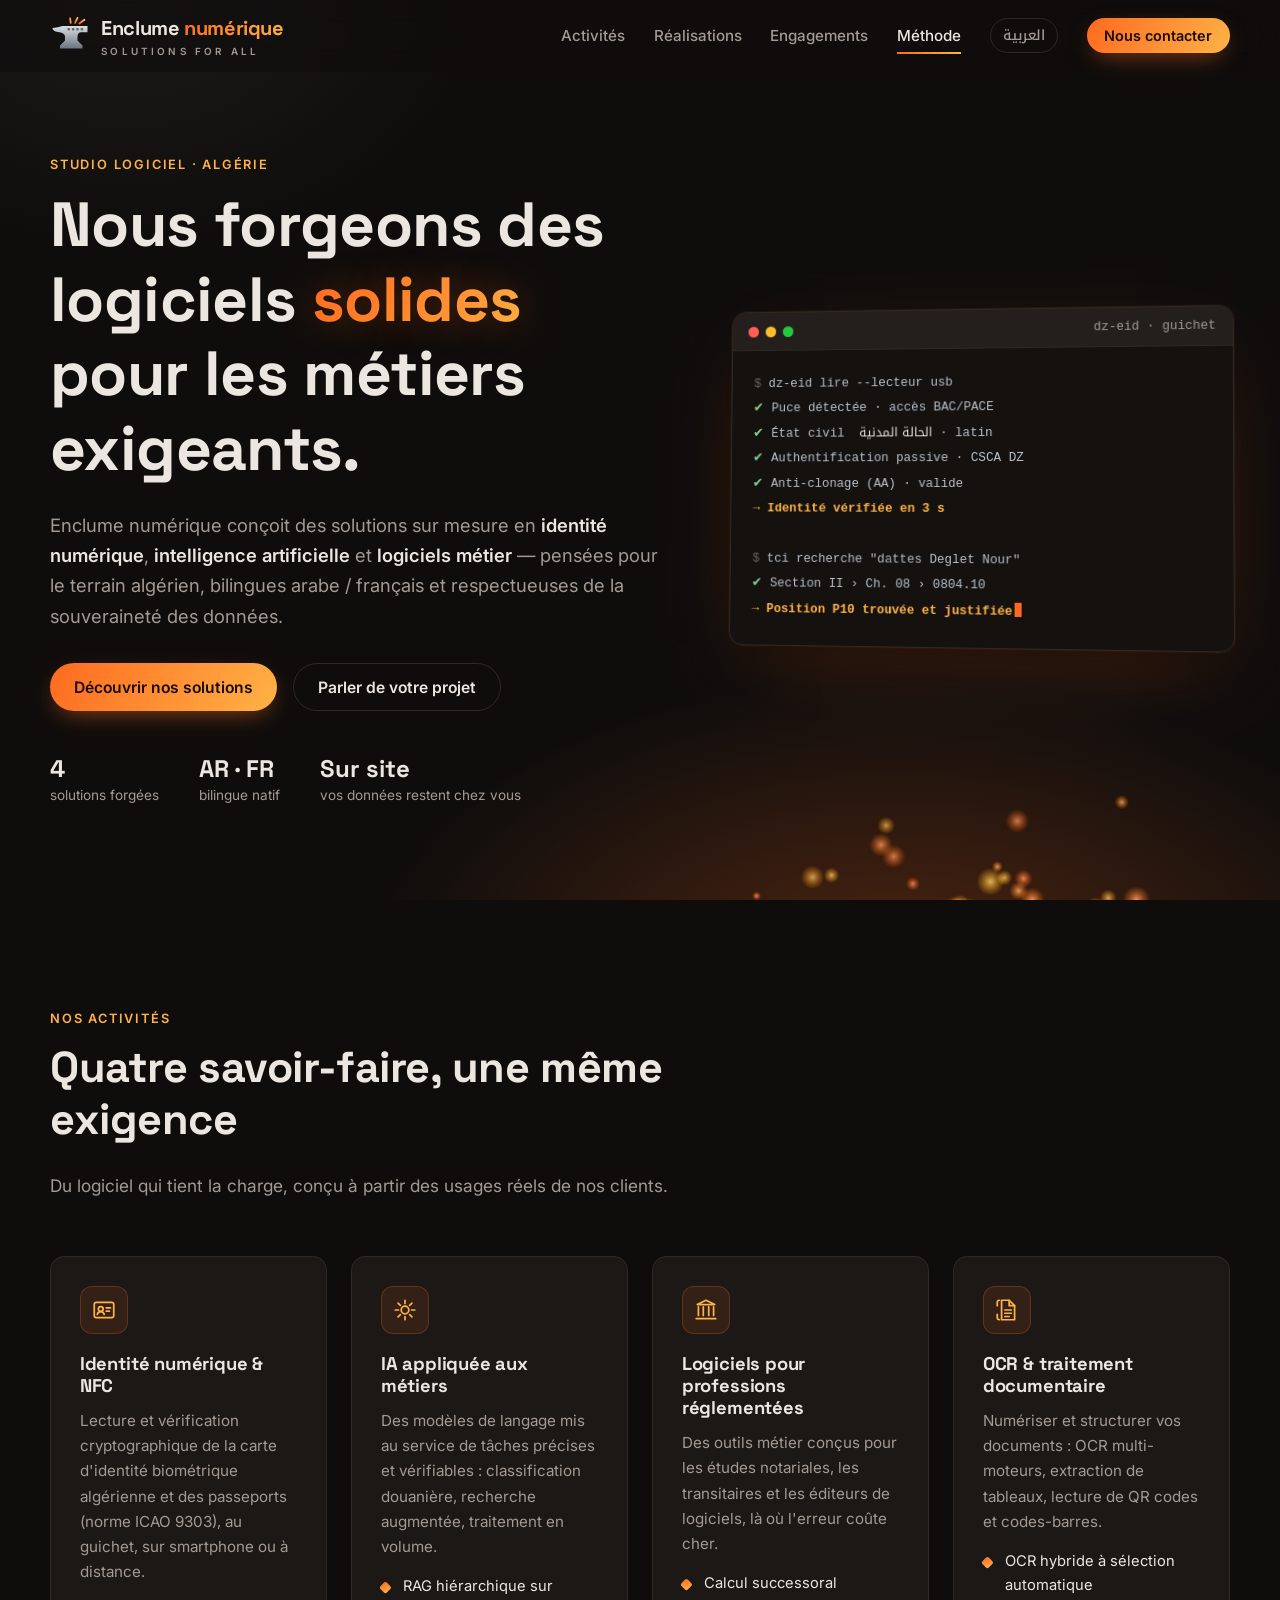
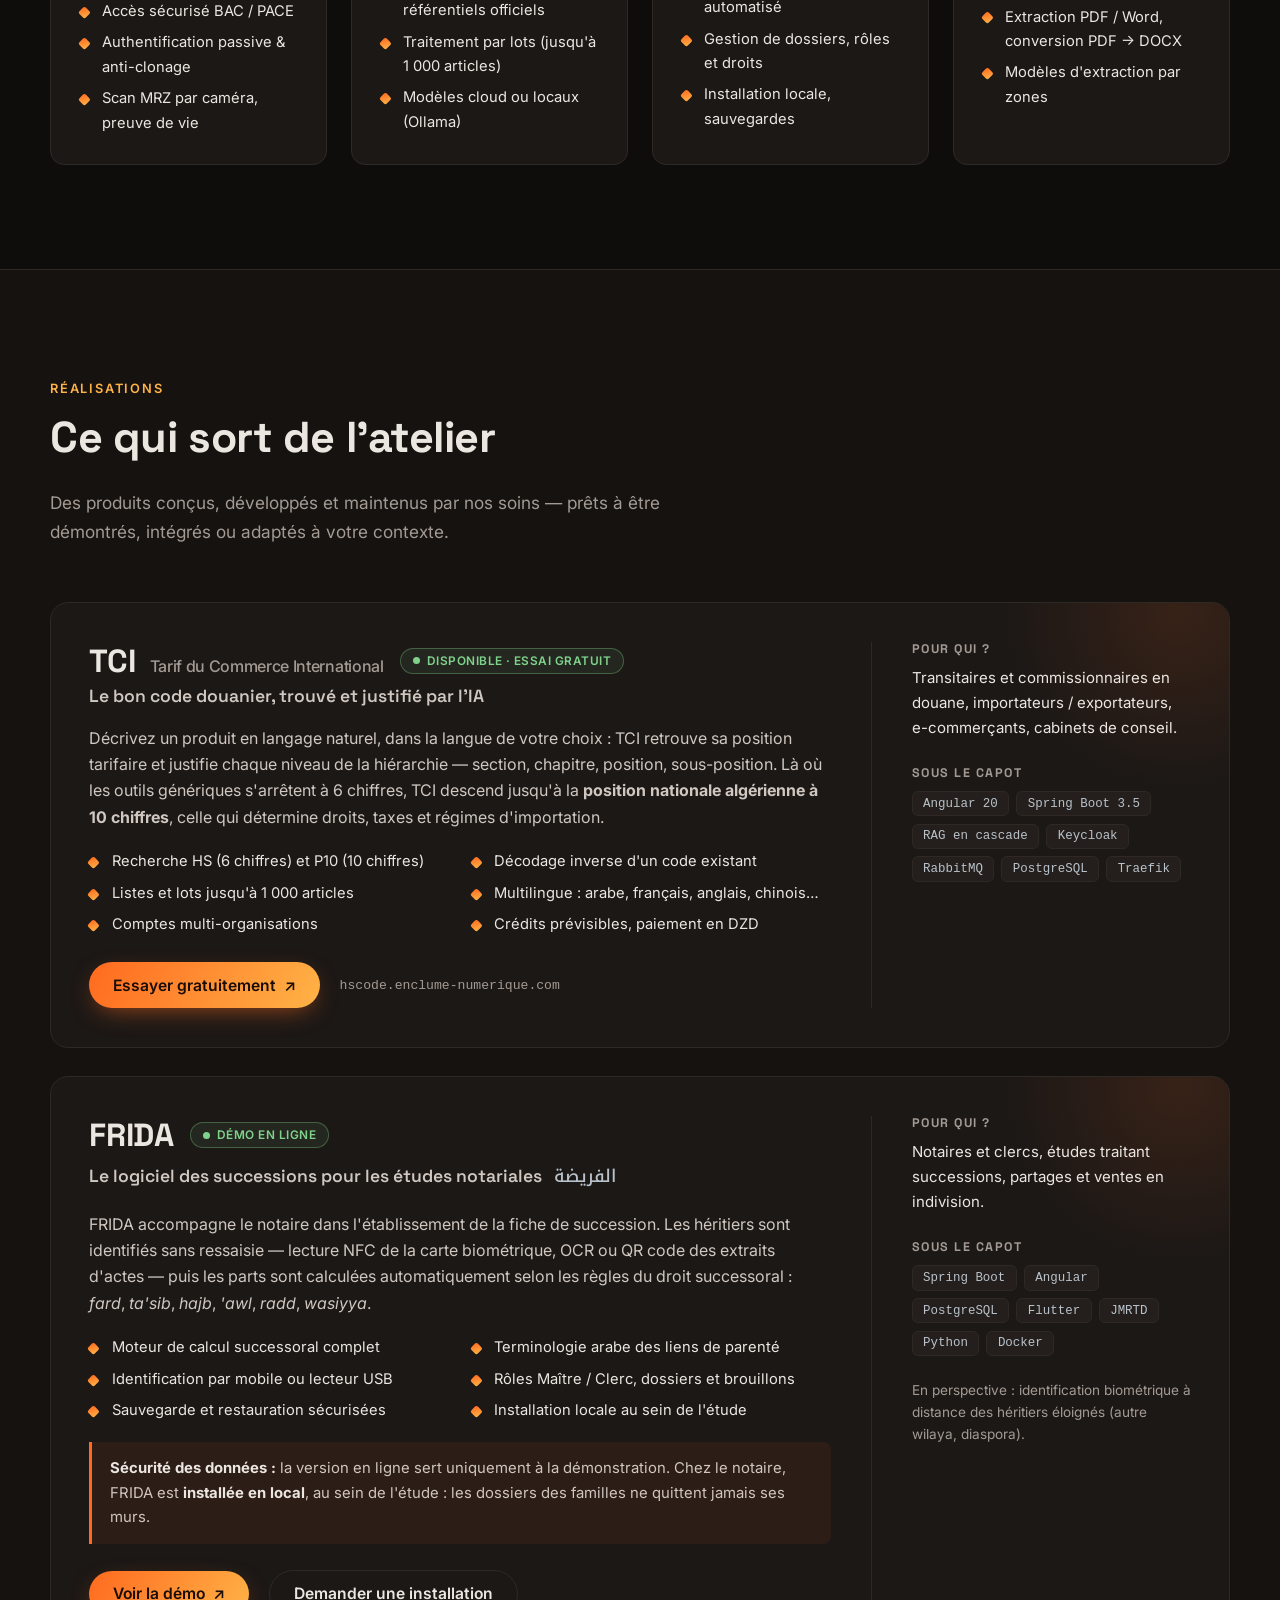
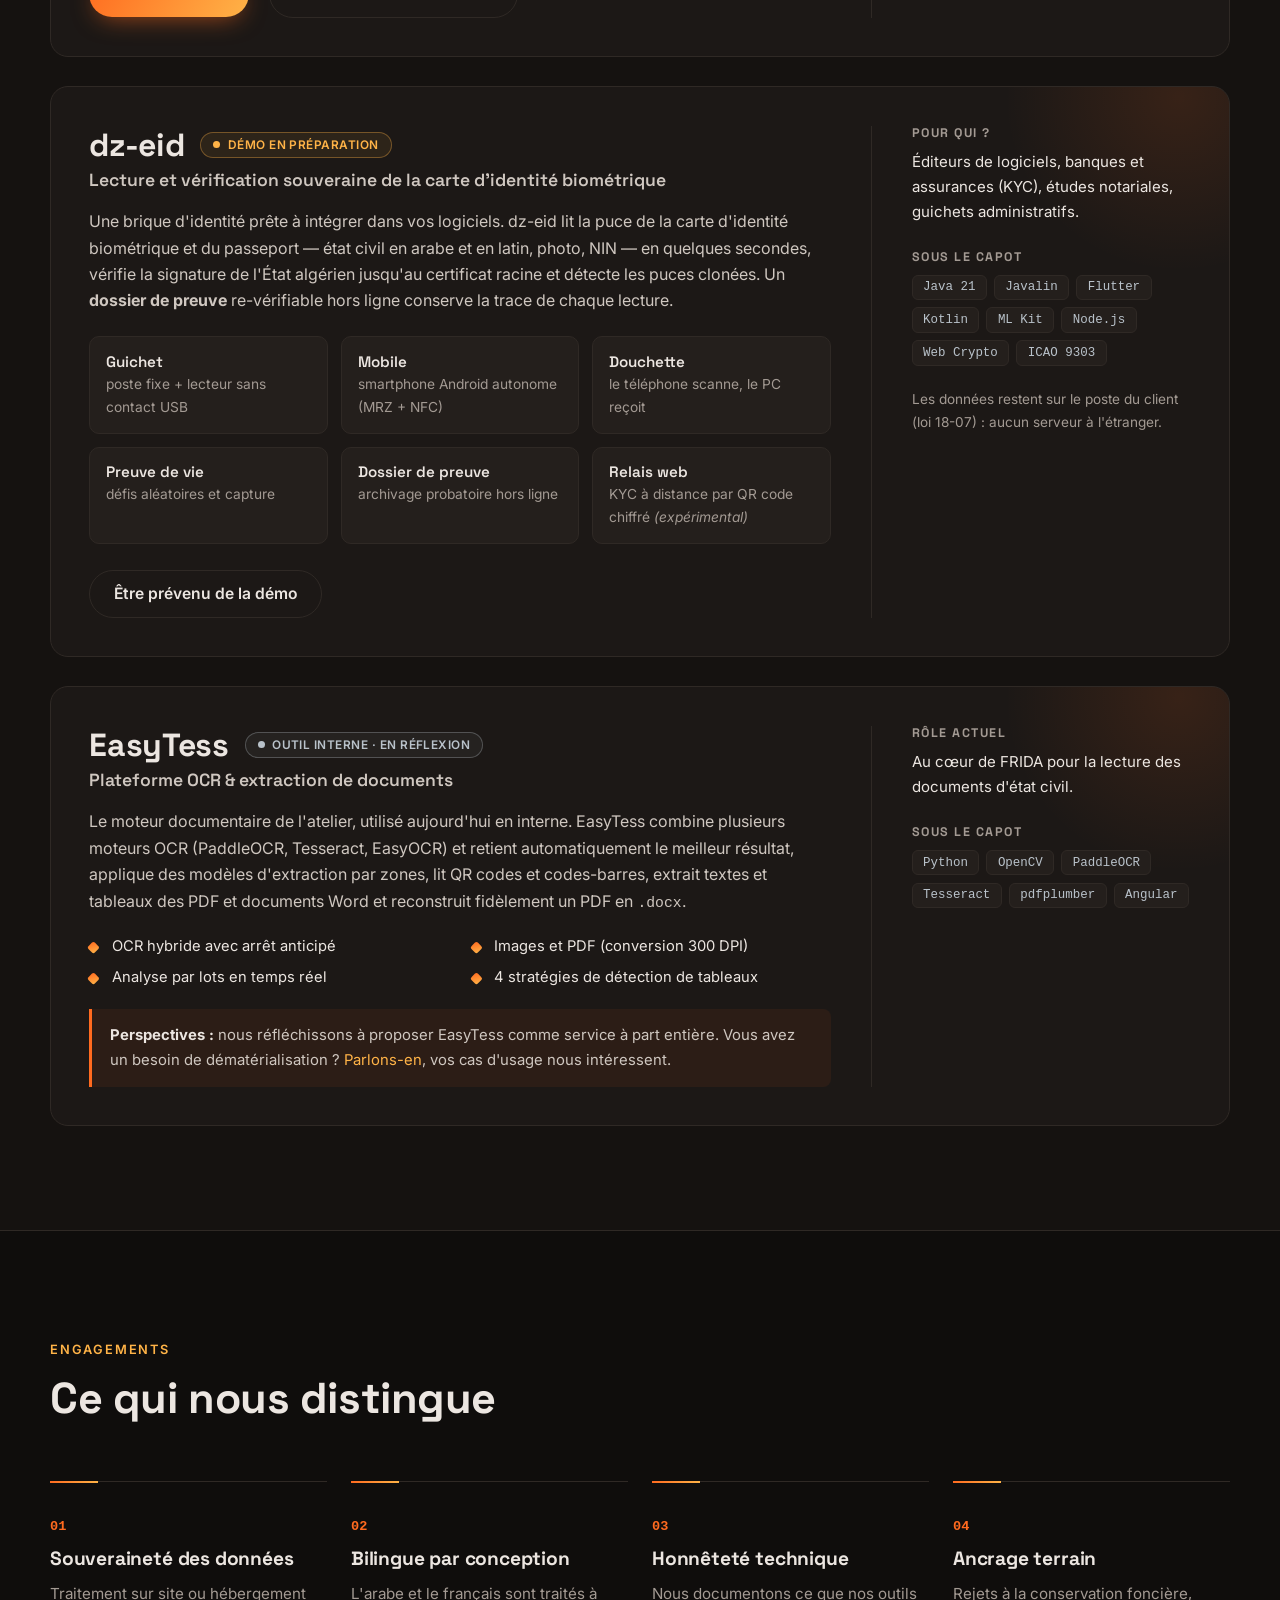
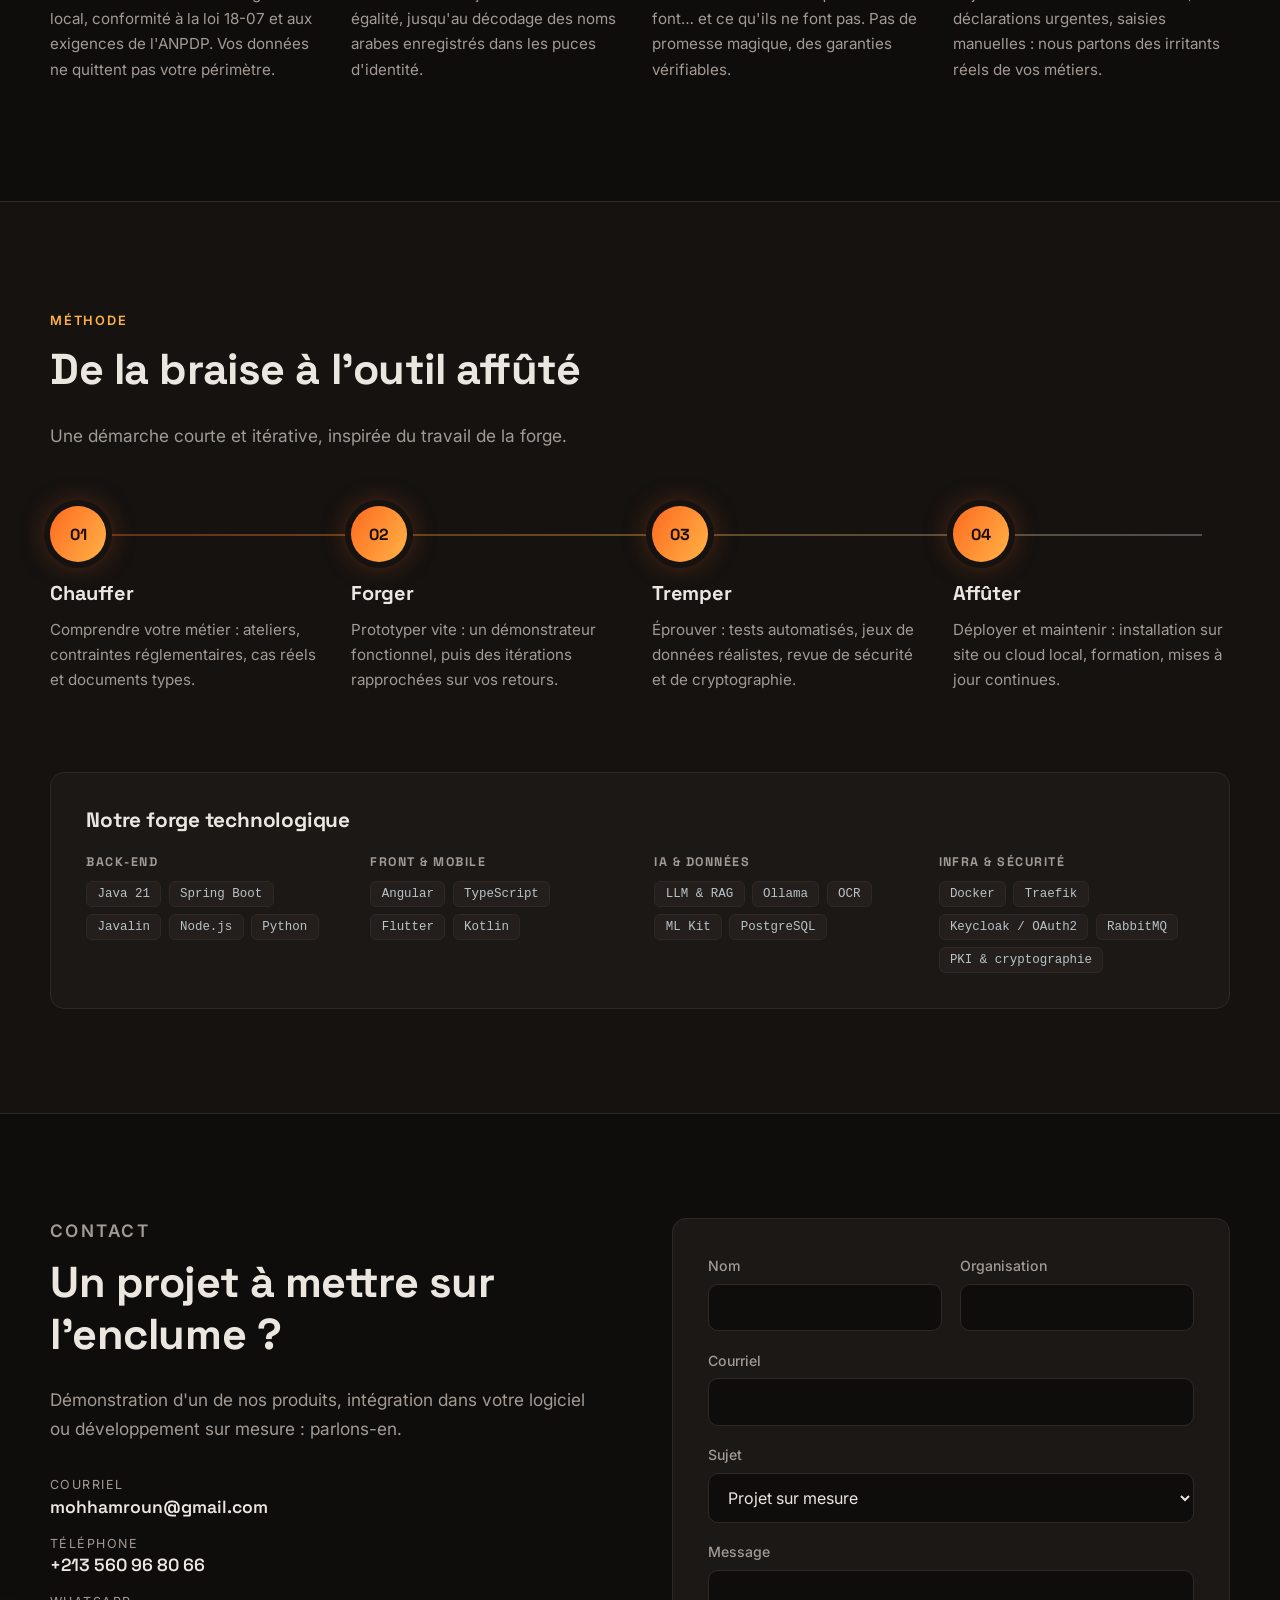
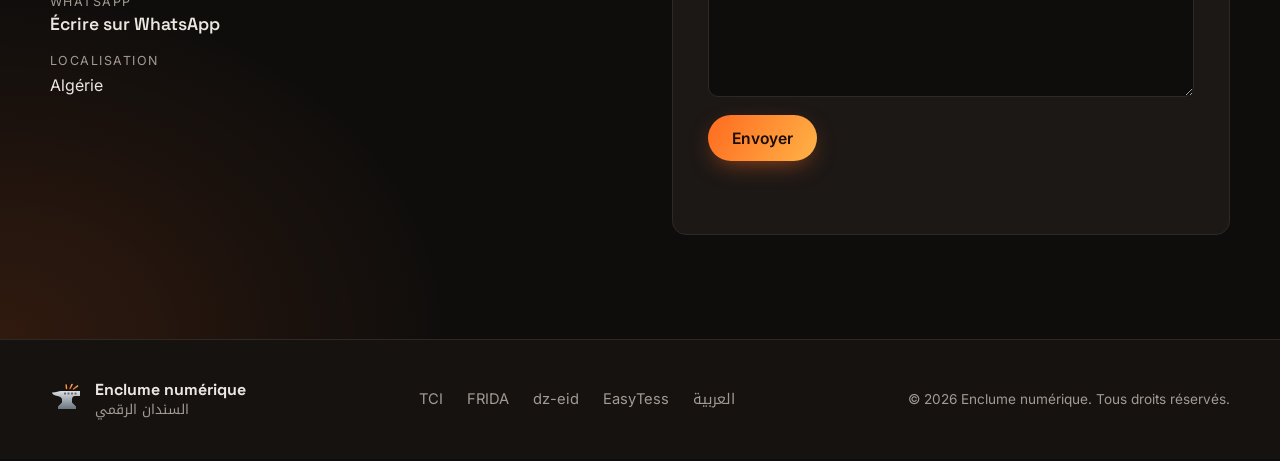
<file: public/index.html>
<!DOCTYPE html>
<html lang="fr" class="no-js">
<head>
  <meta charset="UTF-8">
  <meta name="viewport" content="width=device-width, initial-scale=1.0">
  <title>Enclume numérique — Logiciels forgés pour les métiers exigeants</title>
  <meta name="description" content="Enclume numérique conçoit des logiciels sur mesure : identité numérique et NFC (CNIBE, passeports), intelligence artificielle métier, logiciels pour notaires et transitaires, OCR. Bilingue arabe/français, données souveraines.">
  <meta name="theme-color" content="#0f0d0c">
  <meta property="og:title" content="Enclume numérique">
  <meta property="og:description" content="Nous forgeons des logiciels solides pour les métiers exigeants : identité numérique, IA métier, logiciels notariaux et douaniers.">
  <meta property="og:type" content="website">
  <meta property="og:url" content="https://accueil.enclume-numerique.com/">
  <link rel="canonical" href="https://accueil.enclume-numerique.com/">
  <link rel="alternate" hreflang="fr" href="https://accueil.enclume-numerique.com/">
  <link rel="alternate" hreflang="ar" href="https://accueil.enclume-numerique.com/ar/">
  <link rel="alternate" hreflang="x-default" href="https://accueil.enclume-numerique.com/">
  <link rel="icon" href="assets/logo.svg" type="image/svg+xml">
  <link rel="preconnect" href="https://fonts.googleapis.com">
  <link rel="preconnect" href="https://fonts.gstatic.com" crossorigin>
  <link href="https://fonts.googleapis.com/css2?family=Inter:wght@400;500;600&family=Space+Grotesk:wght@500;600;700&family=Noto+Kufi+Arabic:wght@500&display=swap" rel="stylesheet">
  <link rel="stylesheet" href="css/style.css">
</head>
<body>
  <a class="skip-link" href="#contenu">Aller au contenu</a>

  <!-- ===================== EN-TÊTE ===================== -->
  <header class="site-header" id="haut">
    <div class="container header-inner">
      <a href="#haut" class="brand" aria-label="Enclume numérique — accueil">
        <img src="assets/logo.svg" alt="" width="40" height="40">
        <span class="brand-text">
          <span class="brand-name">Enclume<span class="brand-accent">numérique</span></span>
          <span class="brand-motto">Solutions for all</span>
        </span>
      </a>
      <button class="nav-toggle" aria-expanded="false" aria-controls="nav-principale" aria-label="Ouvrir le menu">
        <span></span><span></span><span></span>
      </button>
      <nav id="nav-principale" class="site-nav" aria-label="Navigation principale">
        <a href="#activites">Activités</a>
        <a href="#realisations">Réalisations</a>
        <a href="#engagements">Engagements</a>
        <a href="#methode">Méthode</a>
        <a href="ar/index.html" class="lang-switch" lang="ar" hreflang="ar">العربية</a>
        <a href="#contact" class="btn btn-small">Nous contacter</a>
      </nav>
    </div>
  </header>

  <main id="contenu">
    <!-- ===================== HERO ===================== -->
    <section class="hero">
      <canvas class="sparks" aria-hidden="true"></canvas>
      <div class="container hero-inner">
        <div class="hero-text">
          <p class="eyebrow">Studio logiciel · Algérie</p>
          <h1>Nous forgeons des logiciels <span class="glow">solides</span> pour les métiers exigeants.</h1>
          <p class="lead">
            Enclume numérique conçoit des solutions sur mesure en <strong>identité numérique</strong>,
            <strong>intelligence artificielle</strong> et <strong>logiciels métier</strong> — pensées pour le terrain algérien,
            bilingues arabe&nbsp;/&nbsp;français et respectueuses de la souveraineté des données.
          </p>
          <div class="hero-cta">
            <a href="#realisations" class="btn">Découvrir nos solutions</a>
            <a href="#contact" class="btn btn-ghost">Parler de votre projet</a>
          </div>
          <ul class="hero-facts">
            <li><strong>4</strong><span>solutions forgées</span></li>
            <li><strong>AR · FR</strong><span>bilingue natif</span></li>
            <li><strong>Sur site</strong><span>vos données restent chez vous</span></li>
          </ul>
        </div>

        <div class="hero-visual" aria-hidden="true">
          <div class="terminal">
            <div class="terminal-bar"><i></i><i></i><i></i><span>dz-eid · guichet</span></div>
            <pre class="terminal-body"><code><span class="t-dim">$</span> dz-eid lire --lecteur usb
<span class="t-ok">✔</span> Puce détectée · accès BAC/PACE
<span class="t-ok">✔</span> État civil  <span class="t-ar">الحالة المدنية</span> · latin
<span class="t-ok">✔</span> Authentification passive · CSCA DZ
<span class="t-ok">✔</span> Anti-clonage (AA) · valide
<span class="t-ember">→ Identité vérifiée en 3 s</span>

<span class="t-dim">$</span> tci recherche "dattes Deglet Nour"
<span class="t-ok">✔</span> Section II › Ch. 08 › 0804.10
<span class="t-ember">→ Position P10 trouvée et justifiée</span><span class="caret"></span></code></pre>
          </div>
        </div>
      </div>
    </section>

    <!-- ===================== ACTIVITÉS ===================== -->
    <section class="section" id="activites">
      <div class="container">
        <header class="section-head reveal">
          <p class="eyebrow">Nos activités</p>
          <h2>Quatre savoir-faire, une même exigence</h2>
          <p>Du logiciel qui tient la charge, conçu à partir des usages réels de nos clients.</p>
        </header>

        <div class="grid grid-4">
          <article class="card activity reveal">
            <div class="icon" aria-hidden="true">
              <svg viewBox="0 0 24 24"><rect x="3" y="5" width="18" height="14" rx="2"/><circle cx="9" cy="11" r="2.2"/><path d="M5.8 16c.6-1.6 1.8-2.4 3.2-2.4s2.6.8 3.2 2.4M14 10h4M14 13h3"/></svg>
            </div>
            <h3>Identité numérique &amp; NFC</h3>
            <p>Lecture et vérification cryptographique de la carte d'identité biométrique algérienne et des passeports (norme ICAO&nbsp;9303), au guichet, sur smartphone ou à distance.</p>
            <ul class="ticks">
              <li>Accès sécurisé BAC / PACE</li>
              <li>Authentification passive &amp; anti-clonage</li>
              <li>Scan MRZ par caméra, preuve de vie</li>
            </ul>
          </article>

          <article class="card activity reveal">
            <div class="icon" aria-hidden="true">
              <svg viewBox="0 0 24 24"><path d="M12 3v3M12 18v3M3 12h3M18 12h3M5.6 5.6l2.1 2.1M16.3 16.3l2.1 2.1M5.6 18.4l2.1-2.1M16.3 7.7l2.1-2.1"/><circle cx="12" cy="12" r="3.5"/></svg>
            </div>
            <h3>IA appliquée aux métiers</h3>
            <p>Des modèles de langage mis au service de tâches précises et vérifiables : classification douanière, recherche augmentée, traitement en volume.</p>
            <ul class="ticks">
              <li>RAG hiérarchique sur référentiels officiels</li>
              <li>Traitement par lots (jusqu'à 1&nbsp;000 articles)</li>
              <li>Modèles cloud ou locaux (Ollama)</li>
            </ul>
          </article>

          <article class="card activity reveal">
            <div class="icon" aria-hidden="true">
              <svg viewBox="0 0 24 24"><path d="M12 3l8 4H4l8-4zM5 9v8M9.5 9v8M14.5 9v8M19 9v8M3 20h18"/></svg>
            </div>
            <h3>Logiciels pour professions réglementées</h3>
            <p>Des outils métier conçus pour les études notariales, les transitaires et les éditeurs de logiciels, là où l'erreur coûte cher.</p>
            <ul class="ticks">
              <li>Calcul successoral automatisé</li>
              <li>Gestion de dossiers, rôles et droits</li>
              <li>Installation locale, sauvegardes</li>
            </ul>
          </article>

          <article class="card activity reveal">
            <div class="icon" aria-hidden="true">
              <svg viewBox="0 0 24 24"><path d="M7 3h7l5 5v13H7z"/><path d="M14 3v5h5M10 12h6M10 15h6M10 18h4"/><path d="M3 8V5a2 2 0 0 1 2-2M3 16v3a2 2 0 0 0 2 2"/></svg>
            </div>
            <h3>OCR &amp; traitement documentaire</h3>
            <p>Numériser et structurer vos documents : OCR multi-moteurs, extraction de tableaux, lecture de QR codes et codes-barres.</p>
            <ul class="ticks">
              <li>OCR hybride à sélection automatique</li>
              <li>Extraction PDF / Word, conversion PDF → DOCX</li>
              <li>Modèles d'extraction par zones</li>
            </ul>
          </article>
        </div>
      </div>
    </section>

    <!-- ===================== RÉALISATIONS ===================== -->
    <section class="section section-alt" id="realisations">
      <div class="container">
        <header class="section-head reveal">
          <p class="eyebrow">Réalisations</p>
          <h2>Ce qui sort de l'atelier</h2>
          <p>Des produits conçus, développés et maintenus par nos soins — prêts à être démontrés, intégrés ou adaptés à votre contexte.</p>
        </header>

        <!-- TCI -->
        <article class="product reveal" id="tci">
          <div class="product-main">
            <div class="product-head">
              <h3>TCI <small>Tarif du Commerce International</small></h3>
              <span class="badge badge-live">Disponible · essai gratuit</span>
            </div>
            <p class="product-tagline">Le bon code douanier, trouvé et justifié par l'IA</p>
            <p>
              Décrivez un produit en langage naturel, dans la langue de votre choix&nbsp;: TCI retrouve sa position tarifaire et
              justifie chaque niveau de la hiérarchie — section, chapitre, position, sous-position. Là où les outils génériques
              s'arrêtent à 6 chiffres, TCI descend jusqu'à la <strong>position nationale algérienne à 10&nbsp;chiffres</strong>,
              celle qui détermine droits, taxes et régimes d'importation.
            </p>
            <ul class="ticks ticks-2col">
              <li>Recherche HS (6 chiffres) et P10 (10 chiffres)</li>
              <li>Décodage inverse d'un code existant</li>
              <li>Listes et lots jusqu'à 1&nbsp;000 articles</li>
              <li>Multilingue&nbsp;: arabe, français, anglais, chinois…</li>
              <li>Comptes multi-organisations</li>
              <li>Crédits prévisibles, paiement en DZD</li>
            </ul>
            <div class="product-cta">
              <a href="https://hscode.enclume-numerique.com/" class="btn" target="_blank" rel="noopener">Essayer gratuitement <span aria-hidden="true">↗</span></a>
              <span class="cta-hint">hscode.enclume-numerique.com</span>
            </div>
          </div>
          <aside class="product-side">
            <h4>Pour qui&nbsp;?</h4>
            <p>Transitaires et commissionnaires en douane, importateurs / exportateurs, e-commerçants, cabinets de conseil.</p>
            <h4>Sous le capot</h4>
            <ul class="tags">
              <li>Angular 20</li><li>Spring Boot 3.5</li><li>RAG en cascade</li><li>Keycloak</li><li>RabbitMQ</li><li>PostgreSQL</li><li>Traefik</li>
            </ul>
          </aside>
        </article>

        <!-- FRIDA -->
        <article class="product reveal" id="frida">
          <div class="product-main">
            <div class="product-head">
              <h3>FRIDA</h3>
              <span class="badge badge-live">Démo en ligne</span>
            </div>
            <p class="product-tagline">Le logiciel des successions pour les études notariales <span class="ar" lang="ar">الفريضة</span></p>
            <p>
              FRIDA accompagne le notaire dans l'établissement de la fiche de succession. Les héritiers sont identifiés
              sans ressaisie — lecture NFC de la carte biométrique, OCR ou QR code des extraits d'actes — puis les parts
              sont calculées automatiquement selon les règles du droit successoral&nbsp;: <em>fard</em>, <em>ta'sib</em>,
              <em>hajb</em>, <em>'awl</em>, <em>radd</em>, <em>wasiyya</em>.
            </p>
            <ul class="ticks ticks-2col">
              <li>Moteur de calcul successoral complet</li>
              <li>Terminologie arabe des liens de parenté</li>
              <li>Identification par mobile ou lecteur USB</li>
              <li>Rôles Maître / Clerc, dossiers et brouillons</li>
              <li>Sauvegarde et restauration sécurisées</li>
              <li>Installation locale au sein de l'étude</li>
            </ul>
            <p class="perspective"><strong>Sécurité des données&nbsp;:</strong> la version en ligne sert uniquement à la démonstration. Chez le notaire, FRIDA est <strong>installée en local</strong>, au sein de l'étude&nbsp;: les dossiers des familles ne quittent jamais ses murs.</p>
            <div class="product-cta">
              <a href="https://frida.enclume-numerique.com/" class="btn" target="_blank" rel="noopener">Voir la démo <span aria-hidden="true">↗</span></a>
              <a href="#contact" class="btn btn-ghost" data-sujet="Installation FRIDA">Demander une installation</a>
            </div>
          </div>
          <aside class="product-side">
            <h4>Pour qui&nbsp;?</h4>
            <p>Notaires et clercs, études traitant successions, partages et ventes en indivision.</p>
            <h4>Sous le capot</h4>
            <ul class="tags">
              <li>Spring Boot</li><li>Angular</li><li>PostgreSQL</li><li>Flutter</li><li>JMRTD</li><li>Python</li><li>Docker</li>
            </ul>
            <p class="note">En perspective&nbsp;: identification biométrique à distance des héritiers éloignés (autre wilaya, diaspora).</p>
          </aside>
        </article>

        <!-- dz-eid -->
        <article class="product reveal" id="dz-eid">
          <div class="product-main">
            <div class="product-head">
              <h3>dz-eid</h3>
              <span class="badge badge-wip">Démo en préparation</span>
            </div>
            <p class="product-tagline">Lecture et vérification souveraine de la carte d'identité biométrique</p>
            <p>
              Une brique d'identité prête à intégrer dans vos logiciels. dz-eid lit la puce de la carte d'identité biométrique
              et du passeport — état civil en arabe et en latin, photo, NIN — en quelques secondes, vérifie la signature de
              l'État algérien jusqu'au certificat racine et détecte les puces clonées. Un <strong>dossier de preuve</strong>
              re-vérifiable hors ligne conserve la trace de chaque lecture.
            </p>
            <ul class="modes">
              <li><strong>Guichet</strong> poste fixe + lecteur sans contact USB</li>
              <li><strong>Mobile</strong> smartphone Android autonome (MRZ + NFC)</li>
              <li><strong>Douchette</strong> le téléphone scanne, le PC reçoit</li>
              <li><strong>Preuve de vie</strong> défis aléatoires et capture</li>
              <li><strong>Dossier de preuve</strong> archivage probatoire hors ligne</li>
              <li><strong>Relais web</strong> KYC à distance par QR code chiffré <em>(expérimental)</em></li>
            </ul>
            <div class="product-cta">
              <a href="#contact" class="btn btn-ghost" data-sujet="Démonstration dz-eid">Être prévenu de la démo</a>
            </div>
          </div>
          <aside class="product-side">
            <h4>Pour qui&nbsp;?</h4>
            <p>Éditeurs de logiciels, banques et assurances (KYC), études notariales, guichets administratifs.</p>
            <h4>Sous le capot</h4>
            <ul class="tags">
              <li>Java 21</li><li>Javalin</li><li>Flutter</li><li>Kotlin</li><li>ML Kit</li><li>Node.js</li><li>Web Crypto</li><li>ICAO 9303</li>
            </ul>
            <p class="note">Les données restent sur le poste du client (loi 18-07)&nbsp;: aucun serveur à l'étranger.</p>
          </aside>
        </article>

        <!-- EasyTess -->
        <article class="product reveal" id="easytess">
          <div class="product-main">
            <div class="product-head">
              <h3>EasyTess</h3>
              <span class="badge badge-core">Outil interne · en réflexion</span>
            </div>
            <p class="product-tagline">Plateforme OCR &amp; extraction de documents</p>
            <p>
              Le moteur documentaire de l'atelier, utilisé aujourd'hui en interne. EasyTess combine plusieurs moteurs OCR
              (PaddleOCR, Tesseract, EasyOCR) et retient automatiquement le meilleur résultat, applique des modèles d'extraction
              par zones, lit QR codes et codes-barres, extrait textes et tableaux des PDF et documents Word et reconstruit
              fidèlement un PDF en <code>.docx</code>.
            </p>
            <ul class="ticks ticks-2col">
              <li>OCR hybride avec arrêt anticipé</li>
              <li>Images et PDF (conversion 300 DPI)</li>
              <li>Analyse par lots en temps réel</li>
              <li>4 stratégies de détection de tableaux</li>
            </ul>
            <p class="perspective"><strong>Perspectives&nbsp;:</strong> nous réfléchissons à proposer EasyTess comme service à part entière. Vous avez un besoin de dématérialisation&nbsp;? <a href="#contact" data-sujet="EasyTess / OCR">Parlons-en</a>, vos cas d'usage nous intéressent.</p>
          </div>
          <aside class="product-side">
            <h4>Rôle actuel</h4>
            <p>Au cœur de FRIDA pour la lecture des documents d'état civil.</p>
            <h4>Sous le capot</h4>
            <ul class="tags">
              <li>Python</li><li>OpenCV</li><li>PaddleOCR</li><li>Tesseract</li><li>pdfplumber</li><li>Angular</li>
            </ul>
          </aside>
        </article>
      </div>
    </section>

    <!-- ===================== ENGAGEMENTS ===================== -->
    <section class="section" id="engagements">
      <div class="container">
        <header class="section-head reveal">
          <p class="eyebrow">Engagements</p>
          <h2>Ce qui nous distingue</h2>
        </header>
        <div class="grid grid-4">
          <div class="value reveal">
            <span class="value-num">01</span>
            <h3>Souveraineté des données</h3>
            <p>Traitement sur site ou hébergement local, conformité à la loi 18-07 et aux exigences de l'ANPDP. Vos données ne quittent pas votre périmètre.</p>
          </div>
          <div class="value reveal">
            <span class="value-num">02</span>
            <h3>Bilingue par conception</h3>
            <p>L'arabe et le français sont traités à égalité, jusqu'au décodage des noms arabes enregistrés dans les puces d'identité.</p>
          </div>
          <div class="value reveal">
            <span class="value-num">03</span>
            <h3>Honnêteté technique</h3>
            <p>Nous documentons ce que nos outils font… et ce qu'ils ne font pas. Pas de promesse magique, des garanties vérifiables.</p>
          </div>
          <div class="value reveal">
            <span class="value-num">04</span>
            <h3>Ancrage terrain</h3>
            <p>Rejets à la conservation foncière, déclarations urgentes, saisies manuelles&nbsp;: nous partons des irritants réels de vos métiers.</p>
          </div>
        </div>
      </div>
    </section>

    <!-- ===================== MÉTHODE ===================== -->
    <section class="section section-alt" id="methode">
      <div class="container">
        <header class="section-head reveal">
          <p class="eyebrow">Méthode</p>
          <h2>De la braise à l'outil affûté</h2>
          <p>Une démarche courte et itérative, inspirée du travail de la forge.</p>
        </header>
        <ol class="steps">
          <li class="step reveal">
            <span class="step-num">01</span>
            <h3>Chauffer</h3>
            <p>Comprendre votre métier&nbsp;: ateliers, contraintes réglementaires, cas réels et documents types.</p>
          </li>
          <li class="step reveal">
            <span class="step-num">02</span>
            <h3>Forger</h3>
            <p>Prototyper vite&nbsp;: un démonstrateur fonctionnel, puis des itérations rapprochées sur vos retours.</p>
          </li>
          <li class="step reveal">
            <span class="step-num">03</span>
            <h3>Tremper</h3>
            <p>Éprouver&nbsp;: tests automatisés, jeux de données réalistes, revue de sécurité et de cryptographie.</p>
          </li>
          <li class="step reveal">
            <span class="step-num">04</span>
            <h3>Affûter</h3>
            <p>Déployer et maintenir&nbsp;: installation sur site ou cloud local, formation, mises à jour continues.</p>
          </li>
        </ol>

        <div class="stack reveal">
          <h3>Notre forge technologique</h3>
          <div class="stack-groups">
            <div><h4>Back-end</h4><ul class="tags"><li>Java 21</li><li>Spring Boot</li><li>Javalin</li><li>Node.js</li><li>Python</li></ul></div>
            <div><h4>Front &amp; mobile</h4><ul class="tags"><li>Angular</li><li>TypeScript</li><li>Flutter</li><li>Kotlin</li></ul></div>
            <div><h4>IA &amp; données</h4><ul class="tags"><li>LLM &amp; RAG</li><li>Ollama</li><li>OCR</li><li>ML Kit</li><li>PostgreSQL</li></ul></div>
            <div><h4>Infra &amp; sécurité</h4><ul class="tags"><li>Docker</li><li>Traefik</li><li>Keycloak / OAuth2</li><li>RabbitMQ</li><li>PKI &amp; cryptographie</li></ul></div>
          </div>
        </div>
      </div>
    </section>

    <!-- ===================== CONTACT ===================== -->
    <section class="section contact" id="contact">
      <div class="container contact-inner">
        <div class="contact-text reveal">
          <p class="eyebrow">Contact</p>
          <h2>Un projet à mettre sur l'enclume&nbsp;?</h2>
          <p>Démonstration d'un de nos produits, intégration dans votre logiciel ou développement sur mesure&nbsp;: parlons-en.</p>
          <ul class="contact-list">
            <li><span>Courriel</span><a href="mailto:mohhamroun@gmail.com" data-contact-email>mohhamroun@gmail.com</a></li>
            <li><span>Téléphone</span><a href="tel:+213560968066">+213 560 96 80 66</a></li>
            <li><span>WhatsApp</span><a href="https://wa.me/213560968066?text=Bonjour%2C%20je%20vous%20contacte%20depuis%20le%20site%20Enclume%20num%C3%A9rique." target="_blank" rel="noopener">Écrire sur WhatsApp</a></li>
            <li><span>Localisation</span>Algérie</li>
          </ul>
        </div>

        <form class="contact-form card reveal" id="contact-form" novalidate>
          <div class="field-row">
            <label>Nom
              <input type="text" name="nom" autocomplete="name" required>
            </label>
            <label>Organisation
              <input type="text" name="organisation" autocomplete="organization">
            </label>
          </div>
          <label>Courriel
            <input type="email" name="email" autocomplete="email" required>
          </label>
          <label>Sujet
            <select name="sujet">
              <option>TCI — question ou abonnement</option>
              <option>Installation FRIDA</option>
              <option>Démonstration dz-eid</option>
              <option>EasyTess / OCR</option>
              <option selected>Projet sur mesure</option>
            </select>
          </label>
          <label>Message
            <textarea name="message" rows="5" required></textarea>
          </label>
          <button type="submit" class="btn">Envoyer</button>
          <p class="form-status" role="status" aria-live="polite"></p>
        </form>
      </div>
    </section>
  </main>

  <!-- ===================== PIED DE PAGE ===================== -->
  <footer class="site-footer">
    <div class="container footer-inner">
      <div class="footer-brand">
        <img src="assets/logo.svg" alt="" width="32" height="32">
        <div>
          <strong>Enclume numérique</strong>
          <span class="ar" lang="ar">السندان الرقمي</span>
        </div>
      </div>
      <nav class="footer-nav" aria-label="Pied de page">
        <a href="#tci">TCI</a>
        <a href="#frida">FRIDA</a>
        <a href="#dz-eid">dz-eid</a>
        <a href="#easytess">EasyTess</a>
        <a href="ar/index.html" lang="ar" hreflang="ar">العربية</a>
      </nav>
      <p class="copyright">© <span id="annee"></span> Enclume numérique. Tous droits réservés.</p>
    </div>
  </footer>

  <script src="js/main.js" defer></script>
</body>
</html>
</file>
<file: public/css/style.css>
/* =========================================================
   Enclume numérique — feuille de style
   Thème « forge » : charbon, acier, braise.
   ========================================================= */

:root {
  --bg: #0f0d0c;
  --bg-alt: #151210;
  --surface: #1c1816;
  --surface-2: #241f1c;
  --border: #2f2925;
  --text: #ece6e1;
  --muted: #a39a93;
  --steel: #b9c2ca;
  --ember: #ff6a1f;
  --ember-2: #ffb347;
  --ok: #7fd18b;
  --grad-ember: linear-gradient(120deg, var(--ember) 0%, var(--ember-2) 100%);
  --radius: 14px;
  --shadow: 0 20px 50px -20px rgba(0, 0, 0, .7);
  --font-body: "Inter", system-ui, -apple-system, "Segoe UI", Roboto, sans-serif;
  --font-head: "Space Grotesk", var(--font-body);
  --font-ar: "Noto Kufi Arabic", "Segoe UI", Tahoma, sans-serif;
  --font-mono: ui-monospace, "Cascadia Code", "SFMono-Regular", Consolas, monospace;
  --header-h: 72px;
}

*,
*::before,
*::after { box-sizing: border-box; }

html { scroll-behavior: smooth; scroll-padding-top: var(--header-h); }

body {
  margin: 0;
  font-family: var(--font-body);
  font-size: 1rem;
  line-height: 1.65;
  color: var(--text);
  background: var(--bg);
  -webkit-font-smoothing: antialiased;
}

img { max-width: 100%; display: block; }
a { color: var(--ember-2); text-decoration: none; }
a:hover { color: var(--ember); }
h1, h2, h3, h4 { font-family: var(--font-head); line-height: 1.2; margin: 0 0 .6em; letter-spacing: -.01em; }
p { margin: 0 0 1em; }
code { font-family: var(--font-mono); font-size: .92em; }
.ar { font-family: var(--font-ar); }

.container { width: min(1180px, 100% - 2.5rem); margin-inline: auto; }

.skip-link {
  position: absolute; left: -9999px; top: 0;
  background: var(--ember); color: #000; padding: .5rem 1rem; z-index: 100;
}
.skip-link:focus { left: 1rem; top: 1rem; }

:focus-visible { outline: 2px solid var(--ember-2); outline-offset: 3px; border-radius: 4px; }

/* ---------- Boutons ---------- */
.btn {
  display: inline-flex; align-items: center; justify-content: center; gap: .5rem;
  padding: .85rem 1.5rem;
  font: 600 .98rem var(--font-body);
  color: #1a0d05;
  background: var(--grad-ember);
  border: 0; border-radius: 999px; cursor: pointer;
  box-shadow: 0 8px 24px -8px rgba(255, 106, 31, .6);
  transition: transform .2s, box-shadow .2s, filter .2s;
}
.btn:hover { color: #1a0d05; transform: translateY(-2px); box-shadow: 0 12px 30px -8px rgba(255, 106, 31, .75); filter: brightness(1.05); }
.btn-ghost {
  color: var(--text); background: transparent;
  border: 1px solid var(--border); box-shadow: none;
}
.btn-ghost:hover { color: var(--text); border-color: var(--ember); box-shadow: none; }
.btn-small { padding: .55rem 1.1rem; font-size: .9rem; }

/* ---------- En-tête ---------- */
.site-header {
  position: fixed; inset: 0 0 auto; height: var(--header-h); z-index: 50;
  background: rgba(15, 13, 12, .6);
  backdrop-filter: blur(12px);
  -webkit-backdrop-filter: blur(12px);
  border-bottom: 1px solid transparent;
  transition: border-color .3s, background .3s;
}
.site-header.scrolled { background: rgba(15, 13, 12, .9); border-bottom-color: var(--border); }
.header-inner { height: 100%; display: flex; align-items: center; justify-content: space-between; }

.brand { display: flex; align-items: center; gap: .7rem; color: var(--text); }
.brand:hover { color: var(--text); }
.brand-text { display: flex; flex-direction: column; line-height: 1.1; }
.brand-name { font: 700 1.25rem var(--font-head); letter-spacing: -.02em; }
.brand-motto {
  margin-top: .25rem;
  font: 600 .62rem var(--font-body); letter-spacing: .32em; text-transform: uppercase;
  color: var(--muted);
}
.brand:hover .brand-motto { color: var(--ember-2); }
.brand-accent {
  margin-left: .3rem;
  background: var(--grad-ember); -webkit-background-clip: text; background-clip: text; color: transparent;
}

.site-nav { display: flex; align-items: center; gap: 1.8rem; }
.site-nav a:not(.btn) { color: var(--muted); font-weight: 500; font-size: .95rem; position: relative; }
.site-nav a:not(.btn)::after {
  content: ""; position: absolute; left: 0; right: 100%; bottom: -6px; height: 2px;
  background: var(--grad-ember); transition: right .25s;
}
.site-nav a:not(.btn):hover,
.site-nav a.active { color: var(--text); }
.site-nav a:not(.btn):hover::after,
.site-nav a.active::after { right: 0; }

.nav-toggle { display: none; background: none; border: 0; padding: .5rem; cursor: pointer; }
.nav-toggle span { display: block; width: 24px; height: 2px; margin: 5px 0; background: var(--text); transition: transform .3s, opacity .3s; }
.nav-toggle[aria-expanded="true"] span:nth-child(1) { transform: translateY(7px) rotate(45deg); }
.nav-toggle[aria-expanded="true"] span:nth-child(2) { opacity: 0; }
.nav-toggle[aria-expanded="true"] span:nth-child(3) { transform: translateY(-7px) rotate(-45deg); }

/* ---------- Hero ---------- */
.hero {
  position: relative; overflow: hidden;
  min-height: 100vh; min-height: 100svh;
  display: flex; align-items: center;
  padding: calc(var(--header-h) + 3rem) 0 4rem;
  background:
    radial-gradient(ellipse 60% 50% at 70% 110%, rgba(255, 106, 31, .28), transparent 70%),
    radial-gradient(ellipse 40% 40% at 10% 0%, rgba(185, 194, 202, .07), transparent 70%),
    var(--bg);
}
.sparks { position: absolute; inset: 0; width: 100%; height: 100%; pointer-events: none; }
.hero-inner { position: relative; display: grid; grid-template-columns: 1.1fr .9fr; gap: 3.5rem; align-items: center; }

.eyebrow {
  display: inline-block; margin-bottom: 1rem;
  font: 600 .8rem var(--font-body); letter-spacing: .14em; text-transform: uppercase;
  color: var(--ember-2);
}
.hero h1 { font-size: clamp(2.3rem, 5vw, 3.9rem); font-weight: 700; margin-bottom: 1.4rem; }
.glow {
  background: var(--grad-ember); -webkit-background-clip: text; background-clip: text; color: transparent;
  text-shadow: 0 0 40px rgba(255, 106, 31, .35);
}
.lead { font-size: 1.15rem; color: var(--muted); max-width: 38em; }
.lead strong { color: var(--text); font-weight: 600; }
.hero-cta { display: flex; flex-wrap: wrap; gap: 1rem; margin: 2rem 0 2.6rem; }

.hero-facts { list-style: none; padding: 0; margin: 0; display: flex; flex-wrap: wrap; gap: 2.5rem; }
.hero-facts li { display: flex; flex-direction: column; }
.hero-facts strong { font: 700 1.5rem var(--font-head); color: var(--text); }
.hero-facts span { font-size: .85rem; color: var(--muted); }

/* Terminal */
.terminal {
  background: rgba(20, 17, 15, .92);
  border: 1px solid var(--border); border-radius: var(--radius);
  box-shadow: var(--shadow), 0 0 0 1px rgba(255, 106, 31, .08), 0 30px 80px -30px rgba(255, 106, 31, .35);
  overflow: hidden;
  transform: perspective(1200px) rotateY(-6deg) rotateX(2deg);
  transition: transform .6s;
}
.terminal:hover { transform: none; }
.terminal-bar { display: flex; align-items: center; gap: .45rem; padding: .75rem 1rem; background: var(--surface-2); border-bottom: 1px solid var(--border); }
.terminal-bar i { width: 11px; height: 11px; border-radius: 50%; background: #3a332e; }
.terminal-bar i:first-child { background: #ff5f56; }
.terminal-bar i:nth-child(2) { background: #ffbd2e; }
.terminal-bar i:nth-child(3) { background: #27c93f; }
.terminal-bar span { margin-left: auto; font: .78rem var(--font-mono); color: var(--muted); }
.terminal-body { margin: 0; padding: 1.3rem 1.4rem 1.5rem; font: .86rem/1.85 var(--font-mono); color: var(--steel); white-space: pre-wrap; }
.t-dim { color: #6d645e; }
.t-ok { color: var(--ok); }
.t-ember { color: var(--ember-2); font-weight: 600; }
.t-ar { font-family: var(--font-ar); color: var(--text); }
.caret { display: inline-block; width: .55em; height: 1.1em; margin-left: .2em; vertical-align: -.2em; background: var(--ember); animation: blink 1s steps(1) infinite; }
@keyframes blink { 50% { opacity: 0; } }

/* ---------- Sections ---------- */
.section { padding: 6.5rem 0; }
.section-alt { background: var(--bg-alt); border-block: 1px solid var(--border); }
.section-head { max-width: 680px; margin-bottom: 3.5rem; }
.section-head h2 { font-size: clamp(1.9rem, 3.5vw, 2.7rem); }
.section-head p:last-child { color: var(--muted); font-size: 1.08rem; }

.grid { display: grid; gap: 1.5rem; }
.grid-4 { grid-template-columns: repeat(4, 1fr); }

.card {
  background: var(--surface);
  border: 1px solid var(--border); border-radius: var(--radius);
  padding: 1.8rem;
}

/* Activités */
.activity { position: relative; transition: transform .3s, border-color .3s; }
.activity::before {
  content: ""; position: absolute; inset: 0 0 auto; height: 2px; border-radius: var(--radius) var(--radius) 0 0;
  background: var(--grad-ember); opacity: 0; transition: opacity .3s;
}
.activity:hover { transform: translateY(-4px); border-color: #4a3a30; }
.activity:hover::before { opacity: 1; }
.activity h3 { font-size: 1.15rem; }
.activity p { color: var(--muted); font-size: .95rem; }
.icon {
  width: 48px; height: 48px; margin-bottom: 1.2rem;
  display: grid; place-items: center;
  border-radius: 12px; background: rgba(255, 106, 31, .1); border: 1px solid rgba(255, 106, 31, .25);
}
.icon svg { width: 26px; height: 26px; fill: none; stroke: var(--ember-2); stroke-width: 1.6; stroke-linecap: round; stroke-linejoin: round; }

.ticks { list-style: none; padding: 0; margin: 0; display: grid; gap: .45rem; font-size: .92rem; }
.ticks li { position: relative; padding-left: 1.4rem; }
.ticks li::before {
  content: ""; position: absolute; left: 0; top: .6em; width: .55rem; height: .55rem;
  border-radius: 2px; background: var(--grad-ember); transform: rotate(45deg);
}
.ticks-2col { grid-template-columns: 1fr 1fr; column-gap: 1.5rem; margin: 1.2rem 0; }

/* Réalisations */
.product {
  display: grid; grid-template-columns: 1fr 320px; gap: 2.5rem;
  padding: 2.4rem; margin-bottom: 1.8rem;
  background: var(--surface);
  border: 1px solid var(--border); border-radius: calc(var(--radius) + 4px);
  position: relative; overflow: hidden;
}
.product::after {
  content: ""; position: absolute; width: 380px; height: 380px; right: -140px; top: -180px;
  background: radial-gradient(circle, rgba(255, 106, 31, .12), transparent 65%);
  pointer-events: none;
}
.product:last-child { margin-bottom: 0; }
.product-head { display: flex; flex-wrap: wrap; align-items: center; gap: .8rem 1rem; margin-bottom: .3rem; }
.product-head h3 { font-size: 2rem; margin: 0; }
.product-head small { font: 500 1rem var(--font-body); color: var(--muted); margin-left: .4rem; }
.product-tagline { font: 600 1.1rem var(--font-head); color: var(--ember-2); }
.product-tagline .ar { margin-left: .5rem; color: var(--steel); font-weight: 500; }
.product-main > p { color: #cfc7c0; }
.perspective {
  margin: 1.2rem 0 0; padding: .9rem 1.1rem;
  border-left: 3px solid var(--ember); border-radius: 0 8px 8px 0;
  background: rgba(255, 106, 31, .07); font-size: .93rem; color: var(--muted);
}
.perspective strong { color: var(--text); }

.product-cta { display: flex; flex-wrap: wrap; align-items: center; gap: .8rem 1.2rem; margin-top: 1.6rem; }
.cta-hint { font: .82rem var(--font-mono); color: var(--muted); }

.modes { list-style: none; padding: 0; margin: 1.4rem 0 0; display: grid; grid-template-columns: repeat(3, 1fr); gap: .8rem; }
.modes li {
  padding: .9rem 1rem; font-size: .86rem; color: var(--muted);
  background: var(--surface-2); border: 1px solid var(--border); border-radius: 10px;
}
.modes strong { display: block; color: var(--text); font: 600 .95rem var(--font-head); margin-bottom: .15rem; }

.product-side { position: relative; z-index: 1; padding-left: 2.5rem; border-left: 1px solid var(--border); }
.product-side h4 { font-size: .78rem; letter-spacing: .12em; text-transform: uppercase; color: var(--muted); margin: 0 0 .6rem; }
.product-side p { font-size: .94rem; }
.product-side h4:not(:first-child) { margin-top: 1.6rem; }
.note { margin-top: 1.4rem; font-size: .85rem !important; color: var(--muted); }

.tags { list-style: none; padding: 0; margin: 0; display: flex; flex-wrap: wrap; gap: .45rem; }
.tags li {
  font: 500 .78rem var(--font-mono); color: var(--steel);
  padding: .3rem .65rem; border-radius: 6px;
  background: var(--surface-2); border: 1px solid var(--border);
}

.badge {
  display: inline-flex; align-items: center; gap: .45rem;
  font: 600 .74rem var(--font-body); letter-spacing: .04em; text-transform: uppercase;
  padding: .32rem .75rem; border-radius: 999px; border: 1px solid;
}
.badge::before { content: ""; width: 7px; height: 7px; border-radius: 50%; background: currentColor; }
.badge-live { color: var(--ok); border-color: rgba(127, 209, 139, .35); background: rgba(127, 209, 139, .08); }
.badge-live::before { box-shadow: 0 0 0 0 currentColor; animation: pulse 2s infinite; }
.badge-wip { color: var(--ember-2); border-color: rgba(255, 179, 71, .35); background: rgba(255, 179, 71, .08); }
.badge-beta { color: #8fb8ff; border-color: rgba(143, 184, 255, .35); background: rgba(143, 184, 255, .08); }
.badge-core { color: var(--steel); border-color: rgba(185, 194, 202, .3); background: rgba(185, 194, 202, .06); }
@keyframes pulse {
  0% { box-shadow: 0 0 0 0 rgba(127, 209, 139, .6); }
  70% { box-shadow: 0 0 0 7px rgba(127, 209, 139, 0); }
  100% { box-shadow: 0 0 0 0 rgba(127, 209, 139, 0); }
}

/* Engagements */
.value { padding: 1.8rem 0 0; border-top: 1px solid var(--border); position: relative; }
.value::before { content: ""; position: absolute; top: -1px; left: 0; width: 48px; height: 2px; background: var(--grad-ember); }
.value-num { font: 700 .85rem var(--font-mono); color: var(--ember); }
.value h3 { font-size: 1.2rem; margin-top: .6rem; }
.value p { color: var(--muted); font-size: .95rem; }

/* Méthode */
.steps { list-style: none; padding: 0; margin: 0 0 4rem; display: grid; grid-template-columns: repeat(4, 1fr); gap: 1.5rem; counter-reset: step; position: relative; }
.steps::before {
  content: ""; position: absolute; top: 28px; left: 28px; right: 28px; height: 2px;
  background: linear-gradient(90deg, var(--ember), var(--ember-2), var(--steel));
  opacity: .35;
}
.step { position: relative; }
.step-num {
  display: grid; place-items: center; width: 56px; height: 56px; margin-bottom: 1.2rem;
  font: 700 1rem var(--font-head); color: #1a0d05;
  background: var(--grad-ember); border-radius: 50%;
  box-shadow: 0 0 0 6px var(--bg-alt), 0 0 30px rgba(255, 106, 31, .4);
  position: relative;
}
.step h3 { font-size: 1.25rem; }
.step p { color: var(--muted); font-size: .95rem; }

.stack { padding: 2.2rem; background: var(--surface); border: 1px solid var(--border); border-radius: var(--radius); }
.stack > h3 { font-size: 1.3rem; margin-bottom: 1.4rem; }
.stack-groups { display: grid; grid-template-columns: repeat(4, 1fr); gap: 1.8rem; }
.stack-groups h4 { font-size: .78rem; letter-spacing: .12em; text-transform: uppercase; color: var(--muted); margin-bottom: .7rem; }

/* Contact */
.contact { background: radial-gradient(ellipse 50% 60% at 0% 100%, rgba(255, 106, 31, .14), transparent 70%), var(--bg); }
.contact-inner { display: grid; grid-template-columns: 1fr 1fr; gap: 4rem; align-items: start; }
.contact-text h2 { font-size: clamp(1.9rem, 3.5vw, 2.7rem); }
.contact-text > p { color: var(--muted); font-size: 1.08rem; }
.contact-list { list-style: none; padding: 0; margin: 2rem 0 0; display: grid; gap: 1rem; }
.contact-list li { display: flex; flex-direction: column; }
.contact-list span { font-size: .78rem; letter-spacing: .12em; text-transform: uppercase; color: var(--muted); }
.contact-list a { font: 600 1.1rem var(--font-head); color: var(--text); }
.contact-list a:hover { color: var(--ember-2); }

.contact-form { display: grid; gap: 1.1rem; padding: 2.2rem; }
.field-row { display: grid; grid-template-columns: 1fr 1fr; gap: 1.1rem; }
.contact-form label { display: grid; gap: .4rem; font-size: .88rem; font-weight: 500; color: var(--muted); }
.contact-form input,
.contact-form select,
.contact-form textarea {
  width: 100%; padding: .8rem .95rem;
  font: 1rem var(--font-body); color: var(--text);
  background: var(--bg); border: 1px solid var(--border); border-radius: 10px;
  transition: border-color .2s, box-shadow .2s;
}
.contact-form textarea { resize: vertical; min-height: 120px; }
.contact-form input:focus,
.contact-form select:focus,
.contact-form textarea:focus { outline: none; border-color: var(--ember); box-shadow: 0 0 0 3px rgba(255, 106, 31, .18); }
.contact-form .invalid { border-color: #e5484d; }
.contact-form .btn { justify-self: start; }
.form-status { margin: 0; font-size: .9rem; min-height: 1.4em; color: var(--muted); }
.form-status.error { color: #ff8a8d; }
.form-status.success { color: var(--ok); }

/* Pied de page */
.site-footer { padding: 2.5rem 0; border-top: 1px solid var(--border); background: var(--bg-alt); }
.footer-inner { display: flex; flex-wrap: wrap; align-items: center; justify-content: space-between; gap: 1.5rem; }
.footer-brand { display: flex; align-items: center; gap: .8rem; }
.footer-brand div { display: flex; flex-direction: column; line-height: 1.3; }
.footer-brand strong { font-family: var(--font-head); }
.footer-brand .ar { font-size: .85rem; color: var(--muted); }
.footer-nav { display: flex; gap: 1.5rem; }
.footer-nav a { color: var(--muted); font-size: .92rem; }
.footer-nav a:hover { color: var(--text); }
.copyright { margin: 0; font-size: .85rem; color: var(--muted); }

/* ---------- Animations d'apparition ---------- */
.reveal { opacity: 0; transform: translateY(24px); transition: opacity .7s ease, transform .7s ease; }
.reveal.visible { opacity: 1; transform: none; }
.no-js .reveal { opacity: 1; transform: none; }

@media (prefers-reduced-motion: reduce) {
  html { scroll-behavior: auto; }
  *, *::before, *::after { animation: none !important; transition: none !important; }
  .reveal { opacity: 1; transform: none; }
  .terminal { transform: none; }
}

/* ---------- Responsive ---------- */
@media (max-width: 1080px) {
  .grid-4 { grid-template-columns: repeat(2, 1fr); }
  .product { grid-template-columns: 1fr; }
  .product-side { padding-left: 0; padding-top: 1.8rem; border-left: 0; border-top: 1px solid var(--border); }
  .stack-groups { grid-template-columns: repeat(2, 1fr); }
}

@media (max-width: 900px) {
  .hero-inner { grid-template-columns: 1fr; gap: 3rem; }
  .terminal { transform: none; }
  .steps { grid-template-columns: repeat(2, 1fr); row-gap: 2.5rem; }
  .steps::before { display: none; }
  .contact-inner { grid-template-columns: 1fr; gap: 2.5rem; }
  .modes { grid-template-columns: repeat(2, 1fr); }

  .nav-toggle { display: block; }
  .site-nav {
    position: fixed; top: var(--header-h); left: 0; right: 0;
    flex-direction: column; align-items: stretch; gap: 0;
    padding: 1rem 1.25rem 1.5rem;
    background: rgba(15, 13, 12, .98); border-bottom: 1px solid var(--border);
    transform: translateY(-120%); visibility: hidden;
    transition: transform .3s, visibility .3s;
  }
  .site-nav.open { transform: none; visibility: visible; }
  .site-nav a:not(.btn) { padding: .9rem 0; border-bottom: 1px solid var(--border); font-size: 1.05rem; }
  .site-nav a:not(.btn)::after { display: none; }
  .site-nav .btn { margin-top: 1.2rem; }
}

@media (max-width: 600px) {
  .section { padding: 4.5rem 0; }
  .grid-4, .steps, .stack-groups, .modes, .ticks-2col, .field-row { grid-template-columns: 1fr; }
  .product { padding: 1.6rem; }
  .product-head h3 { font-size: 1.6rem; }
  .product-head small { display: block; margin: .2rem 0 0; }
  .hero-facts { gap: 1.6rem; }
  .terminal-body { font-size: .76rem; }
  .contact-form { padding: 1.5rem; }
  .footer-inner { flex-direction: column; text-align: center; }
}

/* =========================================================
   Sélecteur de langue
   ========================================================= */
.site-nav a.lang-switch {
  padding: .3rem .75rem;
  border: 1px solid var(--border); border-radius: 999px;
  font-size: .88rem;
}
.site-nav a.lang-switch:hover { border-color: var(--ember); color: var(--text); }
.site-nav a.lang-switch::after { display: none; }
.lang-switch[lang="ar"], .footer-nav a[lang="ar"] { font-family: var(--font-ar); }
@media (max-width: 900px) {
  .site-nav a.lang-switch { align-self: flex-start; margin-top: 1rem; border-bottom: 1px solid var(--border); padding: .4rem 1rem; }
}

/* =========================================================
   Version arabe (dir="rtl")
   ========================================================= */
[dir="rtl"] {
  --font-body: "IBM Plex Sans Arabic", "Inter", system-ui, "Segoe UI", Tahoma, sans-serif;
  --font-head: "Noto Kufi Arabic", "Space Grotesk", "Segoe UI", Tahoma, sans-serif;
}
[dir="rtl"] body { line-height: 1.85; }
[dir="rtl"] h1, [dir="rtl"] h2, [dir="rtl"] h3 { line-height: 1.45; letter-spacing: 0; }
[dir="rtl"] .hero h1 { font-size: clamp(2.1rem, 4.4vw, 3.4rem); }

/* L'espacement des lettres casse les liaisons de l'écriture arabe */
[dir="rtl"] .eyebrow,
[dir="rtl"] .badge,
[dir="rtl"] .product-side h4,
[dir="rtl"] .stack-groups h4,
[dir="rtl"] .contact-list span { letter-spacing: 0; text-transform: none; }
[dir="rtl"] .eyebrow { font-size: .9rem; }

/* Le code, les adresses et les noms techniques restent de gauche à droite */
[dir="rtl"] [dir="ltr"] { font-family: var(--font-mono); }
[dir="rtl"] .brand-motto[dir="ltr"],
[dir="rtl"] .contact-list a[dir="ltr"],
[dir="rtl"] .footer-brand span[dir="ltr"],
[dir="rtl"] .hero-visual[dir="ltr"],
[dir="rtl"] input[dir="ltr"] { font-family: "Inter", system-ui, sans-serif; }
[dir="rtl"] .tags[dir="ltr"] { direction: rtl; font-family: inherit; }
[dir="rtl"] .contact-list a[dir="ltr"] { text-align: right; unicode-bidi: isolate; }
[dir="rtl"] .hero-facts strong { font-family: var(--font-head); }

/* Miroir des éléments positionnés à gauche / à droite */
[dir="rtl"] .brand-accent { margin-left: 0; margin-right: .1rem; }
[dir="rtl"] .site-nav a:not(.btn)::after { left: 100%; right: 0; transition: left .25s; }
[dir="rtl"] .site-nav a:not(.btn):hover::after,
[dir="rtl"] .site-nav a.active::after { left: 0; }
[dir="rtl"] .ticks li { padding-left: 0; padding-right: 1.4rem; }
[dir="rtl"] .ticks li::before { left: auto; right: 0; top: .75em; }
[dir="rtl"] .perspective { border-left: 0; border-right: 3px solid var(--ember); border-radius: 8px 0 0 8px; }
[dir="rtl"] .product::after { right: auto; left: -140px; }
[dir="rtl"] .product-head small { margin-left: 0; margin-right: .4rem; font-family: var(--font-body); }
[dir="rtl"] .product-side { padding-left: 0; border-left: 0; padding-right: 2.5rem; border-right: 1px solid var(--border); }
[dir="rtl"] .value::before { left: auto; right: 0; }
[dir="rtl"] .steps::before { background: linear-gradient(270deg, var(--ember), var(--ember-2), var(--steel)); }
[dir="rtl"] .terminal { transform: perspective(1200px) rotateY(6deg) rotateX(2deg); }
[dir="rtl"] .terminal:hover { transform: none; }
[dir="rtl"] .hero {
  background:
    radial-gradient(ellipse 60% 50% at 30% 110%, rgba(255, 106, 31, .28), transparent 70%),
    radial-gradient(ellipse 40% 40% at 90% 0%, rgba(185, 194, 202, .07), transparent 70%),
    var(--bg);
}
[dir="rtl"] .contact { background: radial-gradient(ellipse 50% 60% at 100% 100%, rgba(255, 106, 31, .14), transparent 70%), var(--bg); }
[dir="rtl"] .contact-form select { background-position: left .9rem center; }
[dir="rtl"] .skip-link:focus { left: auto; right: 1rem; }

@media (max-width: 1080px) {
  [dir="rtl"] .product-side { padding-right: 0; border-right: 0; }
}
@media (max-width: 900px) {
  [dir="rtl"] .terminal { transform: none; }
  [dir="rtl"] .site-nav a.lang-switch { align-self: flex-end; }
}
</file>
